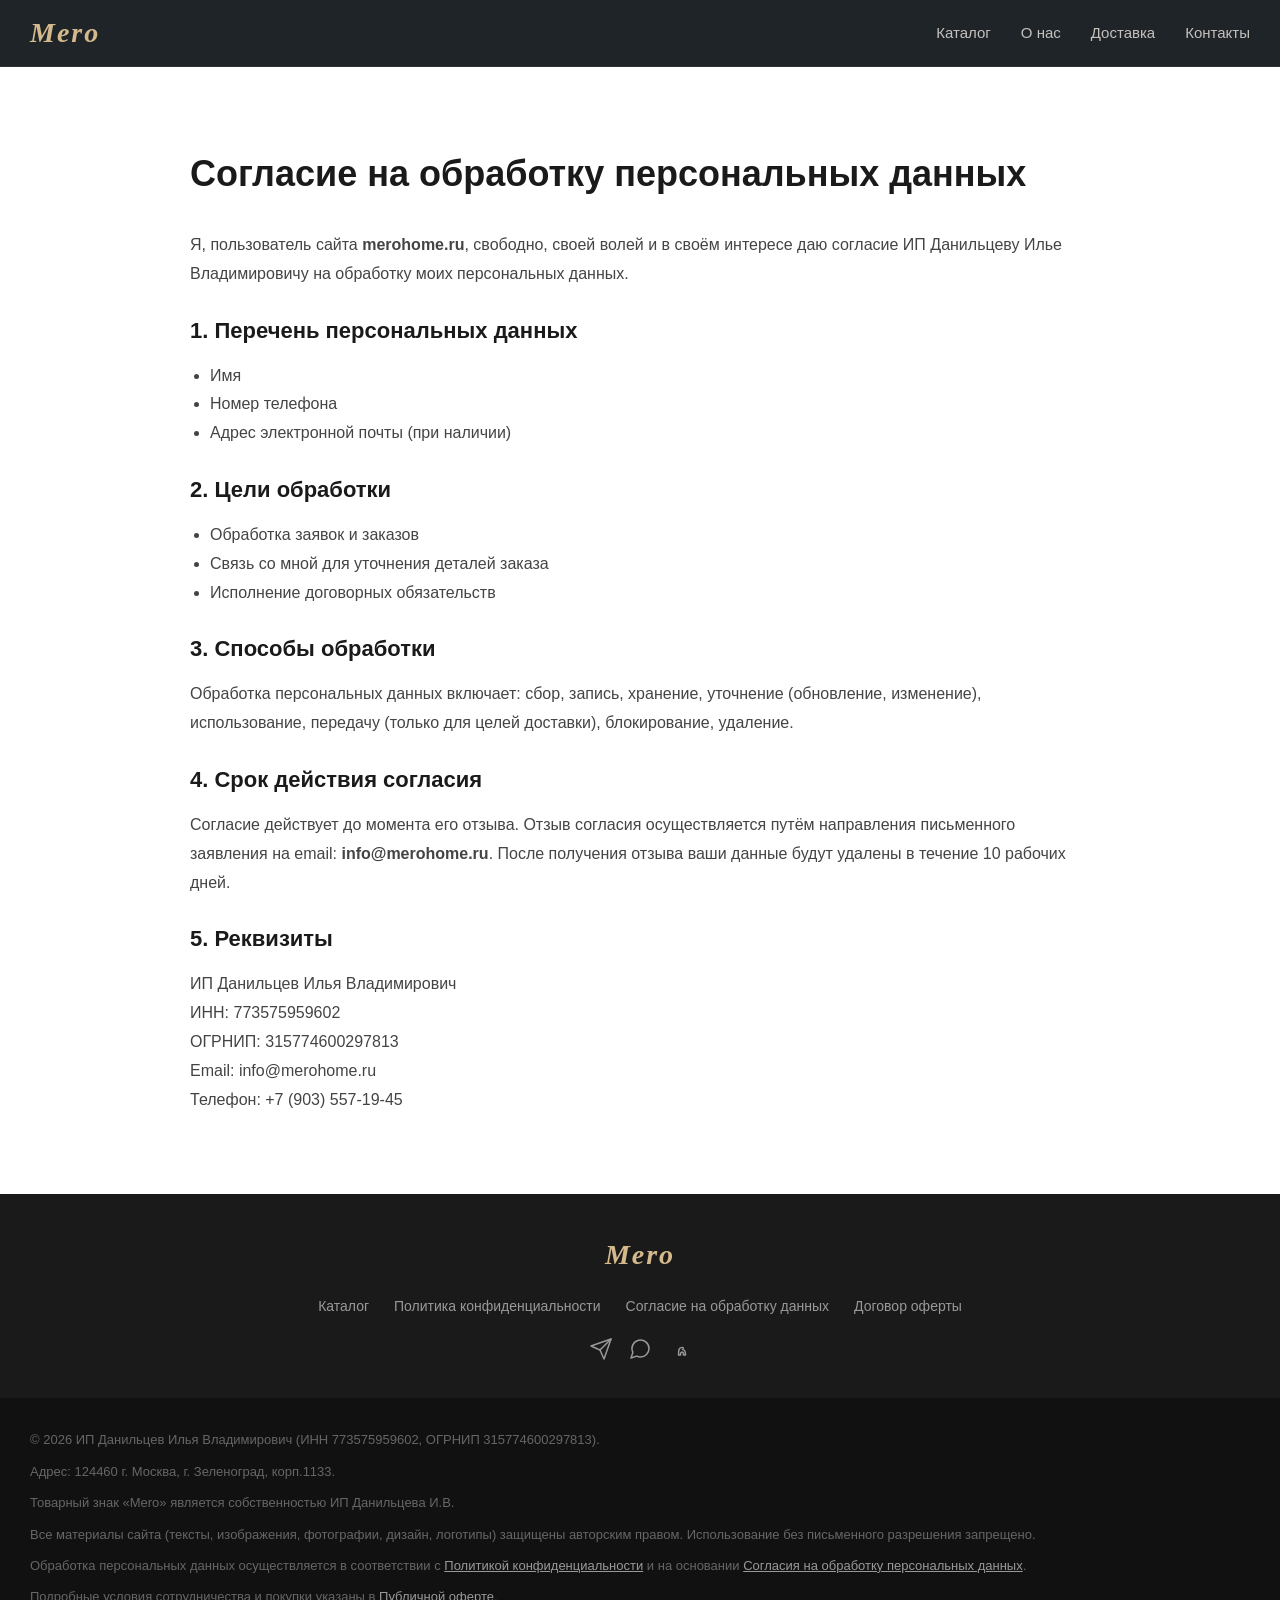
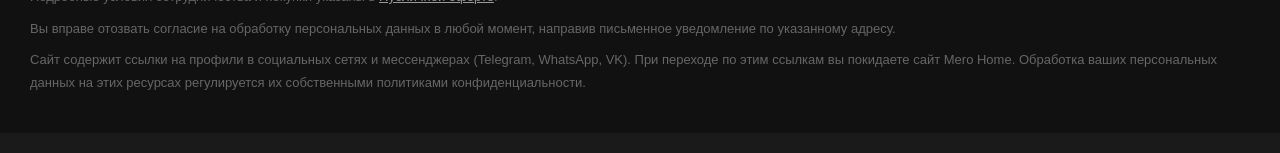
<file: consent.html>
<!DOCTYPE html>
<html lang="ru">
<head>
    <meta charset="UTF-8">
    <meta name="viewport" content="width=device-width, initial-scale=1.0">
    <title>Согласие на обработку персональных данных — Mero Home</title>
    <link rel="stylesheet" href="style.css">
</head>
<body>

    <header class="header" id="header">
        <div class="container header__inner">
            <a href="index.html" class="logo">Mero</a>
            <nav class="nav">
                <a href="index.html#catalog">Каталог</a>
                <a href="index.html#about">О нас</a>
                <a href="index.html#delivery">Доставка</a>
                <a href="index.html#contacts">Контакты</a>
            </nav>
        </div>
    </header>

    <section style="padding: 80px 0; max-width: 900px; margin: 0 auto;">
        <h1 style="font-size: 36px; margin-bottom: 30px;">Согласие на обработку персональных данных</h1>
        
        <p style="font-size: 16px; line-height: 1.8; color: #444;">
            Я, пользователь сайта <strong>merohome.ru</strong>, свободно, своей волей и в своём интересе даю согласие 
            ИП Данильцеву Илье Владимировичу на обработку моих персональных данных.
        </p>
        
        <h2 style="font-size: 22px; margin: 25px 0 15px;">1. Перечень персональных данных</h2>
        <ul style="font-size: 16px; line-height: 1.8; color: #444; padding-left: 20px;">
            <li>Имя</li>
            <li>Номер телефона</li>
            <li>Адрес электронной почты (при наличии)</li>
        </ul>
        
        <h2 style="font-size: 22px; margin: 25px 0 15px;">2. Цели обработки</h2>
        <ul style="font-size: 16px; line-height: 1.8; color: #444; padding-left: 20px;">
            <li>Обработка заявок и заказов</li>
            <li>Связь со мной для уточнения деталей заказа</li>
            <li>Исполнение договорных обязательств</li>
        </ul>
        
        <h2 style="font-size: 22px; margin: 25px 0 15px;">3. Способы обработки</h2>
        <p style="font-size: 16px; line-height: 1.8; color: #444;">
            Обработка персональных данных включает: сбор, запись, хранение, уточнение (обновление, изменение), 
            использование, передачу (только для целей доставки), блокирование, удаление.
        </p>
        
        <h2 style="font-size: 22px; margin: 25px 0 15px;">4. Срок действия согласия</h2>
        <p style="font-size: 16px; line-height: 1.8; color: #444;">
            Согласие действует до момента его отзыва. Отзыв согласия осуществляется путём направления письменного 
            заявления на email: <strong>info@merohome.ru</strong>. После получения отзыва ваши данные будут удалены 
            в течение 10 рабочих дней.
        </p>
        
        <h2 style="font-size: 22px; margin: 25px 0 15px;">5. Реквизиты</h2>
        <p style="font-size: 16px; line-height: 1.8; color: #444;">
            ИП Данильцев Илья Владимирович<br>
            ИНН: 773575959602<br>
            ОГРНИП: 315774600297813<br>
            Email: info@merohome.ru<br>
            Телефон: +7 (903) 557-19-45
        </p>
    </section>

        <footer class="footer">
        <div class="container footer__inner">
            <a href="index.html" class="logo">Mero</a>
            <div class="footer__links">
                <a href="index.html#catalog">Каталог</a>
                <a href="privacy.html">Политика конфиденциальности</a>
                <a href="consent.html">Согласие на обработку данных</a>
                <a href="offer.html">Договор оферты</a>
            </div>
            <div class="footer__social">
                <a href="#" aria-label="Telegram">
                    <svg width="24" height="24" viewBox="0 0 24 24" fill="none" stroke="#999" stroke-width="1.5" stroke-linecap="round" stroke-linejoin="round">
                        <path d="M22 2L11 13"/><path d="M22 2l-7 20-4-9-9-4 20-7z"/>
                    </svg>
                </a>
                <a href="#" aria-label="WhatsApp">
                    <svg width="24" height="24" viewBox="0 0 24 24" fill="none" stroke="#999" stroke-width="1.5" stroke-linecap="round" stroke-linejoin="round">
                        <path d="M21 11.5a8.5 8.5 0 0 1-8.5 8.5 8.5 8.5 0 0 1-3.8-.9L3 21l1.9-5.7a8.5 8.5 0 1 1 16.1-3.8z"/>
                    </svg>
                </a>
                <a href="#" aria-label="VK">
                    <svg width="24" height="24" viewBox="0 0 24 24" fill="none" stroke="#999" stroke-width="1.5" stroke-linecap="round" stroke-linejoin="round">
                        <path d="M15.5 12.5c1 0 2 .5 2.5 2 .5 1.5.5 3 .5 3.5h-2c0-1 0-2-.5-2.5s-1.5-.5-2 0c-.5.5-.5 1.5-.5 2.5h-2c0-2 0-4 .5-5.5s1.5-2 3-2c1 0 1.5.5 1.5.5"/>
                    </svg>
                </a>
            </div>
        </div>
        <div class="footer__legal">
            <div class="container">
                <p>© 2026 ИП Данильцев Илья Владимирович (ИНН 773575959602, ОГРНИП 315774600297813).</p>
                <p>Адрес: 124460 г. Москва, г. Зеленоград, корп.1133.</p>
                <p>Товарный знак «Mero» является собственностью ИП Данильцева И.В.</p>
                <p>Все материалы сайта (тексты, изображения, фотографии, дизайн, логотипы) защищены авторским правом. Использование без письменного разрешения запрещено.</p>
                <p>Обработка персональных данных осуществляется в соответствии с <a href="privacy.html">Политикой конфиденциальности</a> и на основании <a href="consent.html">Согласия на обработку персональных данных</a>.</p>
                <p>Подробные условия сотрудничества и покупки указаны в <a href="offer.html">Публичной оферте</a>.</p>
                <p>Вы вправе отозвать согласие на обработку персональных данных в любой момент, направив письменное уведомление по указанному адресу.</p>
                <p>Сайт содержит ссылки на профили в социальных сетях и мессенджерах (Telegram, WhatsApp, VK). При переходе по этим ссылкам вы покидаете сайт Mero Home. Обработка ваших персональных данных на этих ресурсах регулируется их собственными политиками конфиденциальности.</p>
            </div>
        </div>
    </footer>

</body>
</html>
</file>
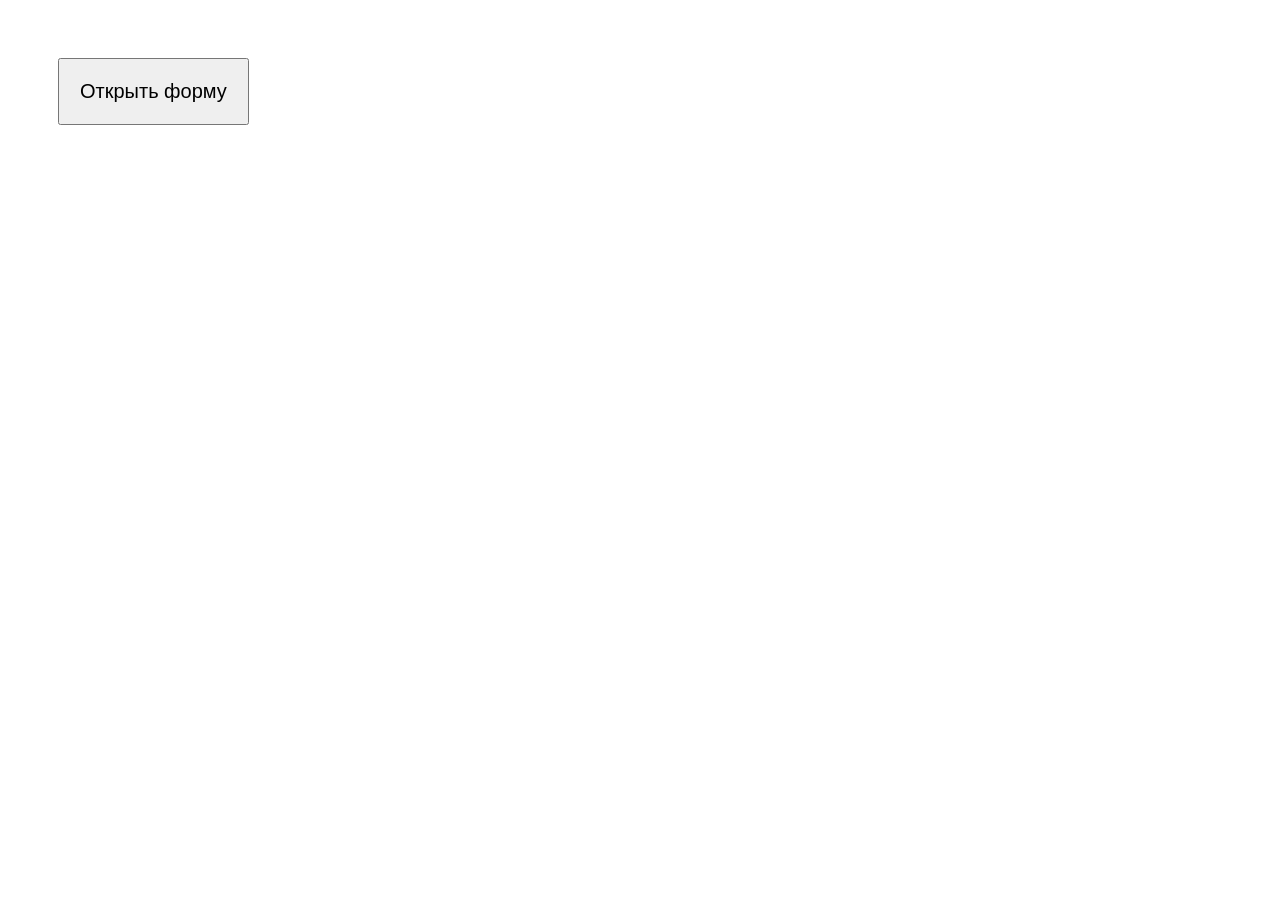
<file: final.html>
<!DOCTYPE html>
<html lang="ru">
<head>
    <meta charset="UTF-8">
    <title>Mero — Тест маски</title>
    <style>
        .modal-overlay { display:none; position:fixed; top:0; left:0; width:100%; height:100%; background:rgba(0,0,0,0.6); z-index:999; justify-content:center; align-items:center; }
        .modal-overlay.open { display:flex; }
        .modal-box { background:#fff; padding:30px; border-radius:10px; width:350px; }
        .modal-box input { width:100%; padding:12px; font-size:18px; border:1px solid #ddd; border-radius:6px; }
        .modal-box button { width:100%; padding:14px; background:#b1a296; color:#fff; border:none; border-radius:6px; font-size:18px; cursor:pointer; margin-top:10px; }
    </style>
</head>
<body>

    <button onclick="openModal()" style="padding:20px;font-size:20px;margin:50px;">Открыть форму</button>

    <div class="modal-overlay" id="m">
        <div class="modal-box">
            <h3>Оставить заявку</h3>
            <input type="tel" id="phone" placeholder="+7 (___) ___-__-__">
            <button onclick="document.getElementById('m').classList.remove('open')">Отправить</button>
        </div>
    </div>

               <script>
        function openModal() {
            document.getElementById('m').classList.add('open');
            var p = document.getElementById('phone');
            p.value = '+7 (___) ___-__-__';
            p.style.color = '#9ca3af';
            setTimeout(() => { p.focus(); p.setSelectionRange(4,4); }, 100);
        }

        document.getElementById('m').addEventListener('click', function(e) {
            if (e.target === this) this.classList.remove('open');
        });

        document.addEventListener('keydown', function(e) {
            if (e.key === 'Escape') document.getElementById('m').classList.remove('open');
        });

        (function() {
            var p = document.getElementById('phone');
            var placeholder = '+7 (___) ___-__-__';

            p.addEventListener('input', function() {
                var raw = this.value.replace(/\D/g, '');
                if (!raw) { this.value = placeholder; this.style.color = '#9ca3af'; return; }
                
                if (raw.startsWith('78') || raw.startsWith('8')) {
                    raw = raw.startsWith('78') ? raw.substring(2) : raw.substring(1);
                    if (raw.length > 10) raw = raw.slice(0,10);
                    var o = '8';
                    if (raw.length) o += ' (' + raw.slice(0,3);
                    if (raw.length >= 3) o += ') ' + raw.slice(3,6);
                    if (raw.length >= 6) o += '-' + raw.slice(6,8);
                    if (raw.length >= 8) o += '-' + raw.slice(8,10);
                    this.value = o; this.style.color = '#374151';
                    var pos = this.value.indexOf('_');
                    if (pos === -1) pos = this.value.length;
                    this.setSelectionRange(pos, pos);
                    return;
                }
                
                if (raw.startsWith('7')) raw = raw.slice(1);
                if (raw.length > 10) raw = raw.slice(0,10);
                var o = '+7';
                if (raw.length) o += ' (' + raw.slice(0,3);
                if (raw.length >= 3) o += ') ' + raw.slice(3,6);
                if (raw.length >= 6) o += '-' + raw.slice(6,8);
                if (raw.length >= 8) o += '-' + raw.slice(8,10);
                if (raw.length < 10) {
                    var m = '+7 (___) ___-__-__';
                    for (var i = o.length; i < m.length; i++) o += m[i];
                }
                this.value = o; this.style.color = '#374151';
                var pos = this.value.indexOf('_');
                if (pos === -1) pos = this.value.length;
                this.setSelectionRange(pos, pos);
            });

            p.addEventListener('keydown', function(e) {
                if (e.key === 'Backspace') {
                    var raw = this.value.replace(/\D/g, '');
                    if (raw.length <= 1) {
                        e.preventDefault();
                        this.value = placeholder;
                        this.style.color = '#9ca3af';
                        return;
                    }
                    raw = raw.slice(0, -1);
                    var event = new Event('input', { bubbles: true });
                    this.value = raw;
                    this.dispatchEvent(event);
                    e.preventDefault();
                }
            });

            p.addEventListener('blur', function() {
                if (this.value.replace(/\D/g,'').length < 2) { this.value = placeholder; this.style.color = '#9ca3af'; }
            });
        })();
    </script>

</body>
</html>
</file>
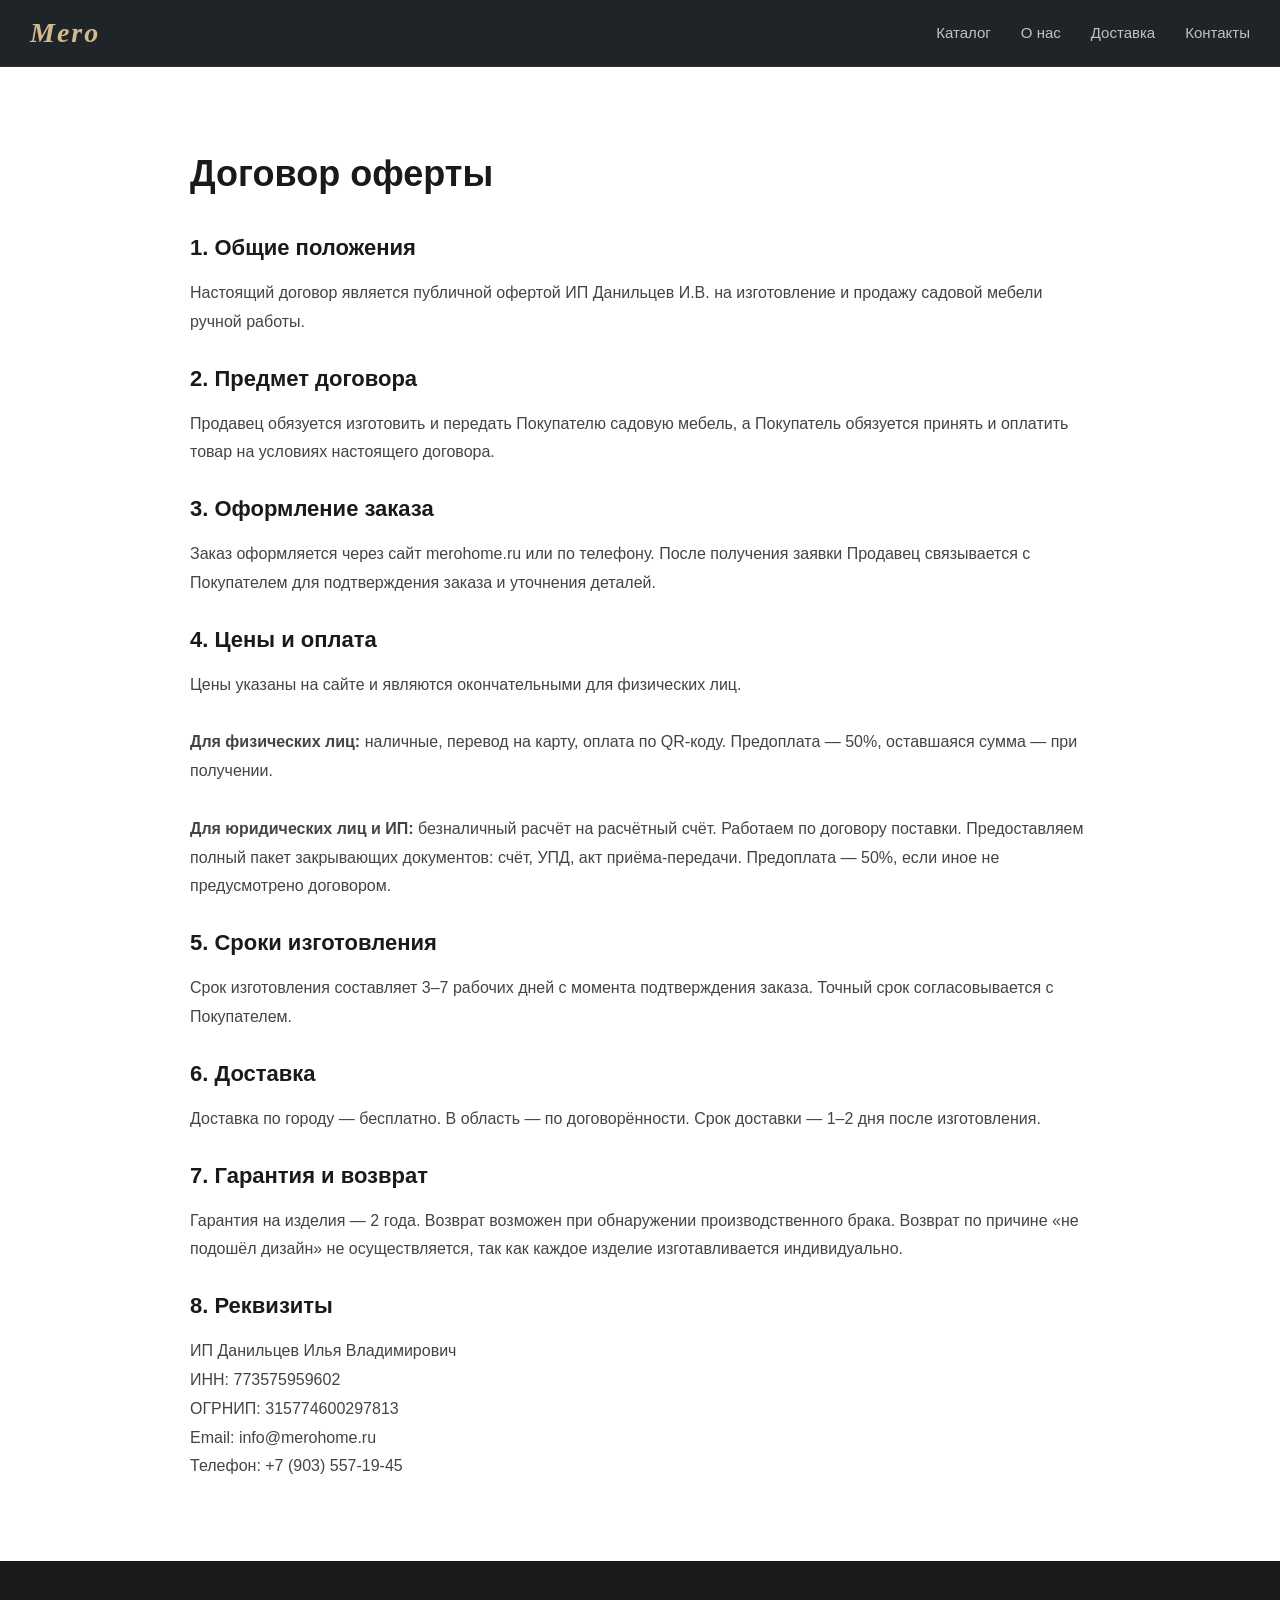
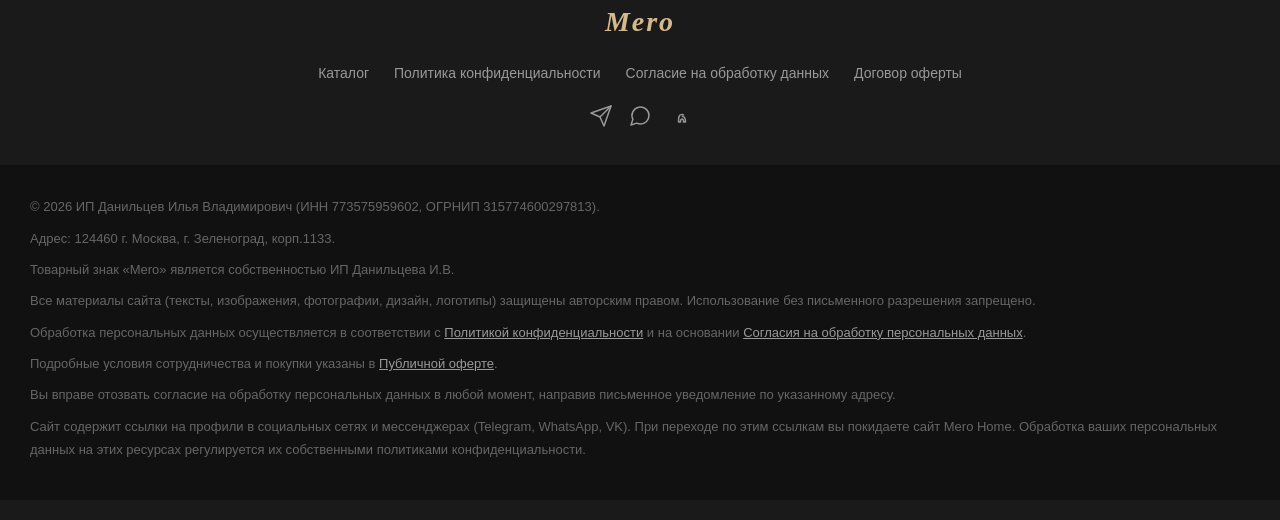
<file: offer.html>
<!DOCTYPE html>
<html lang="ru">
<head>
    <meta charset="UTF-8">
    <meta name="viewport" content="width=device-width, initial-scale=1.0">
    <title>Договор оферты — Mero Home</title>
    <link rel="stylesheet" href="style.css">
</head>
<body>

    <header class="header" id="header">
        <div class="container header__inner">
            <a href="index.html" class="logo">Mero</a>
            <nav class="nav">
                <a href="index.html#catalog">Каталог</a>
                <a href="index.html#about">О нас</a>
                <a href="index.html#delivery">Доставка</a>
                <a href="index.html#contacts">Контакты</a>
            </nav>
        </div>
    </header>

    <section style="padding: 80px 0; max-width: 900px; margin: 0 auto;">
        <h1 style="font-size: 36px; margin-bottom: 30px;">Договор оферты</h1>
        
        <h2 style="font-size: 22px; margin: 25px 0 15px;">1. Общие положения</h2>
        <p style="font-size: 16px; line-height: 1.8; color: #444;">Настоящий договор является публичной офертой ИП Данильцев И.В. на изготовление и продажу садовой мебели ручной работы.</p>
        
        <h2 style="font-size: 22px; margin: 25px 0 15px;">2. Предмет договора</h2>
        <p style="font-size: 16px; line-height: 1.8; color: #444;">Продавец обязуется изготовить и передать Покупателю садовую мебель, а Покупатель обязуется принять и оплатить товар на условиях настоящего договора.</p>
        
        <h2 style="font-size: 22px; margin: 25px 0 15px;">3. Оформление заказа</h2>
        <p style="font-size: 16px; line-height: 1.8; color: #444;">Заказ оформляется через сайт merohome.ru или по телефону. После получения заявки Продавец связывается с Покупателем для подтверждения заказа и уточнения деталей.</p>
        
        <h2 style="font-size: 22px; margin: 25px 0 15px;">4. Цены и оплата</h2>
        <p style="font-size: 16px; line-height: 1.8; color: #444;">
            Цены указаны на сайте и являются окончательными для физических лиц.<br><br>
            <strong>Для физических лиц:</strong> наличные, перевод на карту, оплата по QR-коду. Предоплата — 50%, оставшаяся сумма — при получении.<br><br>
            <strong>Для юридических лиц и ИП:</strong> безналичный расчёт на расчётный счёт. Работаем по договору поставки. Предоставляем полный пакет закрывающих документов: счёт, УПД, акт приёма-передачи. Предоплата — 50%, если иное не предусмотрено договором.
        </p>

        <h2 style="font-size: 22px; margin: 25px 0 15px;">5. Сроки изготовления</h2>
        <p style="font-size: 16px; line-height: 1.8; color: #444;">Срок изготовления составляет 3–7 рабочих дней с момента подтверждения заказа. Точный срок согласовывается с Покупателем.</p>
        
        <h2 style="font-size: 22px; margin: 25px 0 15px;">6. Доставка</h2>
        <p style="font-size: 16px; line-height: 1.8; color: #444;">Доставка по городу — бесплатно. В область — по договорённости. Срок доставки — 1–2 дня после изготовления.</p>
        
        <h2 style="font-size: 22px; margin: 25px 0 15px;">7. Гарантия и возврат</h2>
        <p style="font-size: 16px; line-height: 1.8; color: #444;">Гарантия на изделия — 2 года. Возврат возможен при обнаружении производственного брака. Возврат по причине «не подошёл дизайн» не осуществляется, так как каждое изделие изготавливается индивидуально.</p>
        
        <h2 style="font-size: 22px; margin: 25px 0 15px;">8. Реквизиты</h2>
        <p style="font-size: 16px; line-height: 1.8; color: #444;">
            ИП Данильцев Илья Владимирович<br>
            ИНН: 773575959602<br>
            ОГРНИП: 315774600297813<br>
            Email: info@merohome.ru<br>
            Телефон: +7 (903) 557-19-45
        </p>
    </section>

        <footer class="footer">
        <div class="container footer__inner">
            <a href="index.html" class="logo">Mero</a>
            <div class="footer__links">
                <a href="index.html#catalog">Каталог</a>
                <a href="privacy.html">Политика конфиденциальности</a>
                <a href="consent.html">Согласие на обработку данных</a>
                <a href="offer.html">Договор оферты</a>
            </div>
            <div class="footer__social">
                <a href="#" aria-label="Telegram">
                    <svg width="24" height="24" viewBox="0 0 24 24" fill="none" stroke="#999" stroke-width="1.5" stroke-linecap="round" stroke-linejoin="round">
                        <path d="M22 2L11 13"/><path d="M22 2l-7 20-4-9-9-4 20-7z"/>
                    </svg>
                </a>
                <a href="#" aria-label="WhatsApp">
                    <svg width="24" height="24" viewBox="0 0 24 24" fill="none" stroke="#999" stroke-width="1.5" stroke-linecap="round" stroke-linejoin="round">
                        <path d="M21 11.5a8.5 8.5 0 0 1-8.5 8.5 8.5 8.5 0 0 1-3.8-.9L3 21l1.9-5.7a8.5 8.5 0 1 1 16.1-3.8z"/>
                    </svg>
                </a>
                <a href="#" aria-label="VK">
                    <svg width="24" height="24" viewBox="0 0 24 24" fill="none" stroke="#999" stroke-width="1.5" stroke-linecap="round" stroke-linejoin="round">
                        <path d="M15.5 12.5c1 0 2 .5 2.5 2 .5 1.5.5 3 .5 3.5h-2c0-1 0-2-.5-2.5s-1.5-.5-2 0c-.5.5-.5 1.5-.5 2.5h-2c0-2 0-4 .5-5.5s1.5-2 3-2c1 0 1.5.5 1.5.5"/>
                    </svg>
                </a>
            </div>
        </div>
        <div class="footer__legal">
            <div class="container">
                <p>© 2026 ИП Данильцев Илья Владимирович (ИНН 773575959602, ОГРНИП 315774600297813).</p>
                <p>Адрес: 124460 г. Москва, г. Зеленоград, корп.1133.</p>
                <p>Товарный знак «Mero» является собственностью ИП Данильцева И.В.</p>
                <p>Все материалы сайта (тексты, изображения, фотографии, дизайн, логотипы) защищены авторским правом. Использование без письменного разрешения запрещено.</p>
                <p>Обработка персональных данных осуществляется в соответствии с <a href="privacy.html">Политикой конфиденциальности</a> и на основании <a href="consent.html">Согласия на обработку персональных данных</a>.</p>
                <p>Подробные условия сотрудничества и покупки указаны в <a href="offer.html">Публичной оферте</a>.</p>
                <p>Вы вправе отозвать согласие на обработку персональных данных в любой момент, направив письменное уведомление по указанному адресу.</p>
                <p>Сайт содержит ссылки на профили в социальных сетях и мессенджерах (Telegram, WhatsApp, VK). При переходе по этим ссылкам вы покидаете сайт Mero Home. Обработка ваших персональных данных на этих ресурсах регулируется их собственными политиками конфиденциальности.</p>
            </div>
        </div>
    </footer>
</body>
</html>
</file>
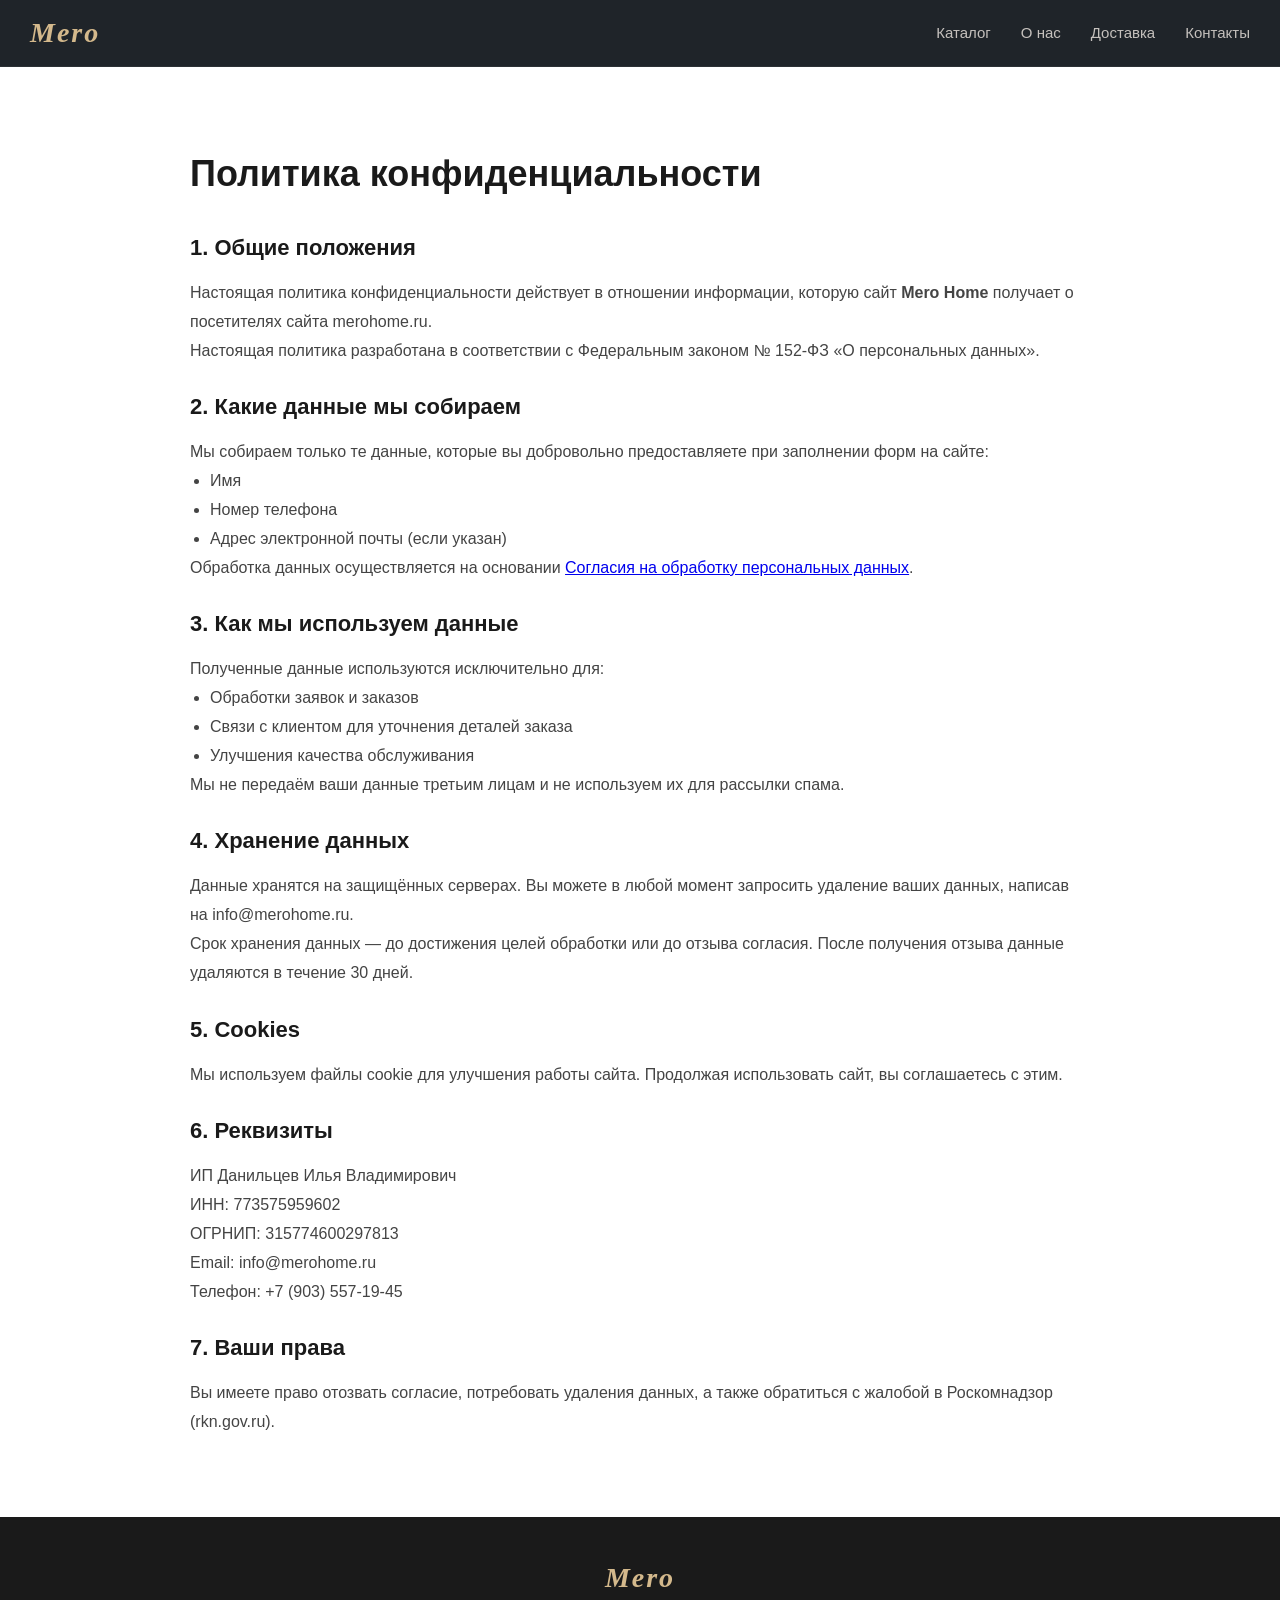
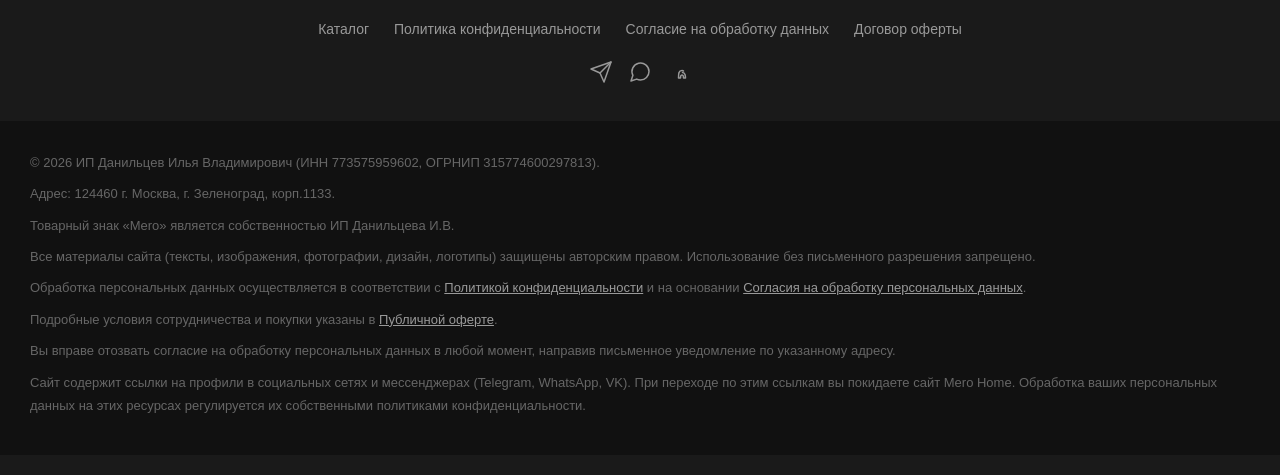
<file: privacy.html>
<!DOCTYPE html>
<html lang="ru">
<head>
    <meta charset="UTF-8">
    <meta name="viewport" content="width=device-width, initial-scale=1.0">
    <title>Политика конфиденциальности — Mero Home</title>
    <link rel="stylesheet" href="style.css">
</head>
<body>

    <header class="header" id="header">
        <div class="container header__inner">
            <a href="index.html" class="logo">Mero</a>
            <nav class="nav">
                <a href="index.html#catalog">Каталог</a>
                <a href="index.html#about">О нас</a>
                <a href="index.html#delivery">Доставка</a>
                <a href="index.html#contacts">Контакты</a>
            </nav>
        </div>
    </header>

    <section style="padding: 80px 0; max-width: 900px; margin: 0 auto;">
        <h1 style="font-size: 36px; margin-bottom: 30px;">Политика конфиденциальности</h1>
        
        <h2 style="font-size: 22px; margin: 25px 0 15px;">1. Общие положения</h2>
        <p style="font-size: 16px; line-height: 1.8; color: #444;">Настоящая политика конфиденциальности действует в отношении информации, которую сайт <strong>Mero Home</strong> получает о посетителях сайта merohome.ru.</p>
        <p style="font-size: 16px; line-height: 1.8; color: #444;">Настоящая политика разработана в соответствии с Федеральным законом № 152-ФЗ «О персональных данных».</p>
        
        <h2 style="font-size: 22px; margin: 25px 0 15px;">2. Какие данные мы собираем</h2>
        <p style="font-size: 16px; line-height: 1.8; color: #444;">Мы собираем только те данные, которые вы добровольно предоставляете при заполнении форм на сайте:</p>
        <ul style="font-size: 16px; line-height: 1.8; color: #444; padding-left: 20px;">
            <li>Имя</li>
            <li>Номер телефона</li>
            <li>Адрес электронной почты (если указан)</li>
        </ul>
        <p style="font-size: 16px; line-height: 1.8; color: #444;">Обработка данных осуществляется на основании <a href="consent.html">Согласия на обработку персональных данных</a>.</p>
        
        <h2 style="font-size: 22px; margin: 25px 0 15px;">3. Как мы используем данные</h2>
        <p style="font-size: 16px; line-height: 1.8; color: #444;">Полученные данные используются исключительно для:</p>
        <ul style="font-size: 16px; line-height: 1.8; color: #444; padding-left: 20px;">
            <li>Обработки заявок и заказов</li>
            <li>Связи с клиентом для уточнения деталей заказа</li>
            <li>Улучшения качества обслуживания</li>
        </ul>
        <p style="font-size: 16px; line-height: 1.8; color: #444;">Мы не передаём ваши данные третьим лицам и не используем их для рассылки спама.</p>
        
        <h2 style="font-size: 22px; margin: 25px 0 15px;">4. Хранение данных</h2>
        <p style="font-size: 16px; line-height: 1.8; color: #444;">Данные хранятся на защищённых серверах. Вы можете в любой момент запросить удаление ваших данных, написав на info@merohome.ru.</p>
        <p style="font-size: 16px; line-height: 1.8; color: #444;">Срок хранения данных — до достижения целей обработки или до отзыва согласия. После получения отзыва данные удаляются в течение 30 дней.</p>
        
        
        <h2 style="font-size: 22px; margin: 25px 0 15px;">5. Cookies</h2>
        <p style="font-size: 16px; line-height: 1.8; color: #444;">Мы используем файлы cookie для улучшения работы сайта. Продолжая использовать сайт, вы соглашаетесь с этим.</p>
        
        <h2 style="font-size: 22px; margin: 25px 0 15px;">6. Реквизиты</h2>
        <p style="font-size: 16px; line-height: 1.8; color: #444;">
            ИП Данильцев Илья Владимирович<br>
            ИНН: 773575959602<br>
            ОГРНИП: 315774600297813<br>
            Email: info@merohome.ru<br>
            Телефон: +7 (903) 557-19-45
        </p>
        <h2 style="font-size: 22px; margin: 25px 0 15px;">7. Ваши права</h2>
        <p style="font-size: 16px; line-height: 1.8; color: #444;">
             Вы имеете право отозвать согласие, потребовать удаления данных, 
            а также обратиться с жалобой в Роскомнадзор (rkn.gov.ru).
        </p>
    </section>

        <footer class="footer">
        <div class="container footer__inner">
            <a href="index.html" class="logo">Mero</a>
            <div class="footer__links">
                <a href="index.html#catalog">Каталог</a>
                <a href="privacy.html">Политика конфиденциальности</a>
                <a href="consent.html">Согласие на обработку данных</a>
                <a href="offer.html">Договор оферты</a>
            </div>
            <div class="footer__social">
                <a href="#" aria-label="Telegram">
                    <svg width="24" height="24" viewBox="0 0 24 24" fill="none" stroke="#999" stroke-width="1.5" stroke-linecap="round" stroke-linejoin="round">
                        <path d="M22 2L11 13"/><path d="M22 2l-7 20-4-9-9-4 20-7z"/>
                    </svg>
                </a>
                <a href="#" aria-label="WhatsApp">
                    <svg width="24" height="24" viewBox="0 0 24 24" fill="none" stroke="#999" stroke-width="1.5" stroke-linecap="round" stroke-linejoin="round">
                        <path d="M21 11.5a8.5 8.5 0 0 1-8.5 8.5 8.5 8.5 0 0 1-3.8-.9L3 21l1.9-5.7a8.5 8.5 0 1 1 16.1-3.8z"/>
                    </svg>
                </a>
                <a href="#" aria-label="VK">
                    <svg width="24" height="24" viewBox="0 0 24 24" fill="none" stroke="#999" stroke-width="1.5" stroke-linecap="round" stroke-linejoin="round">
                        <path d="M15.5 12.5c1 0 2 .5 2.5 2 .5 1.5.5 3 .5 3.5h-2c0-1 0-2-.5-2.5s-1.5-.5-2 0c-.5.5-.5 1.5-.5 2.5h-2c0-2 0-4 .5-5.5s1.5-2 3-2c1 0 1.5.5 1.5.5"/>
                    </svg>
                </a>
            </div>
        </div>
        <div class="footer__legal">
            <div class="container">
                <p>© 2026 ИП Данильцев Илья Владимирович (ИНН 773575959602, ОГРНИП 315774600297813).</p>
                <p>Адрес: 124460 г. Москва, г. Зеленоград, корп.1133.</p>
                <p>Товарный знак «Mero» является собственностью ИП Данильцева И.В.</p>
                <p>Все материалы сайта (тексты, изображения, фотографии, дизайн, логотипы) защищены авторским правом. Использование без письменного разрешения запрещено.</p>
                <p>Обработка персональных данных осуществляется в соответствии с <a href="privacy.html">Политикой конфиденциальности</a> и на основании <a href="consent.html">Согласия на обработку персональных данных</a>.</p>
                <p>Подробные условия сотрудничества и покупки указаны в <a href="offer.html">Публичной оферте</a>.</p>
                <p>Вы вправе отозвать согласие на обработку персональных данных в любой момент, направив письменное уведомление по указанному адресу.</p>
                <p>Сайт содержит ссылки на профили в социальных сетях и мессенджерах (Telegram, WhatsApp, VK). При переходе по этим ссылкам вы покидаете сайт Mero Home. Обработка ваших персональных данных на этих ресурсах регулируется их собственными политиками конфиденциальности.</p>
            </div>
        </div>
    </footer>
</body>
</html>
</file>
<file: style.css>
/* ============================================================
   MERO — Садовая мебель ручной работы
   ============================================================ */

@font-face {
    font-family: 'TT Commons';
    src: local('TT Commons DemiBold');
    font-weight: 600;
}

:root {
    --bg: #ffffff;
    --text: #1a1a1a;
    --text-light: #666666;
    --accent: #2e3d50;
    --accent-hover: #1a202c;
    --gold: #c9a96e;
    --border: #e8e8e8;
    --radius: 8px;
    --shadow: 0 2px 20px rgba(0,0,0,0.06);
}

*, *::before, *::after { margin: 0; padding: 0; box-sizing: border-box; }
html { scroll-behavior: smooth; }
body { font-family: -apple-system, BlinkMacSystemFont, 'Segoe UI', Roboto, 'Helvetica Neue', Arial, sans-serif; color: var(--text); background: var(--bg); line-height: 1.5; }
.container { max-width: 1300px; margin: 0 auto; padding: 0 30px; }
.section-title { font-size: 36px; text-align: center; margin-bottom: 50px; }

.progress-bar {
    position: fixed;
    top: 0;
    left: 0;
    height: 3px;
    background: #c08552;
    z-index: 1000;
    width: 0%;
    transition: width 0.2s;
}
/* Кнопки */
.btn { display: inline-block; padding: 14px 36px; font-family: 'TT Commons', 'Segoe UI', sans-serif; font-size: 15px; font-weight: 600; border: none; border-radius: var(--radius); cursor: pointer; text-decoration: none; text-align: center; transition: 0.3s; }
.btn--primary {
    background: var(--gold);
    color: #fff;
    position: relative;
    overflow: hidden;
}
.btn--primary::before {
    content: '';
    position: absolute;
    top: 0;
    left: -100%;
    width: 100%;
    height: 100%;
    background: linear-gradient(90deg, transparent, rgba(255,255,255,0.3), transparent);
    transition: left 0.5s;
}
.btn--primary:hover::before {
    left: 100%;
}
.btn--primary:hover { background: var(--accent-hover); }
.btn--small { padding: 10px 24px; font-size: 14px; background: #c08552;
    color: #ffffff;
    border: none;}
.btn--small:hover {
    background: #9a8c80;
}
.btn--full { width: 100%; }

/* Шапка */
.header {
    position: sticky;
    top: 0;
    z-index: 100;
    background: rgba(20, 25, 30, 0.95);
    backdrop-filter: blur(20px);
    -webkit-backdrop-filter: blur(20px);
    border-bottom: 1px solid rgba(255, 255, 255, 0.06);
    padding: 12px 0;
}
.header__inner { display: flex; align-items: center; justify-content: space-between; }
.logo {
    font-family: 'TT Commons', 'Georgia', serif;
    font-size: 28px;
    font-weight: 700;
    font-style: italic;
    color: #d4b98c;
    text-decoration: none;
    letter-spacing: 2px;
    display: flex;
    align-items: center;
}
.logo--footer {
    color: #d4b98c;
}
.nav { display: flex; gap: 30px; }
.nav a { color: #c5c1bd; text-decoration: none; font-size: 15px; transition: 0.3s; }
.nav a:hover { color: #c08552; }

.header__search-box {
    position: absolute;
    top: 100%;
    right: 0;
    background: #1a202c;
    padding: 12px 20px;
    display: flex;
    gap: 10px;
    align-items: center;
    border-radius: 0 0 10px 10px;
    z-index: 101;
}
.header__search-box input {
    padding: 8px 14px;
    border: 1px solid #444;
    border-radius: 6px;
    background: #2e3d50;
    color: #fff;
    font-size: 15px;
    width: 250px;
}
.header__search-box input::placeholder { color: #888; }
.header__search-box input:focus { outline: none; border-color: #c08552; }
#searchClose { background: none; border: none; color: #888; font-size: 18px; cursor: pointer; }
#searchClose:hover { color: #fff; }

/* Подсветка найденного */
.card.highlight { border: 2px solid #c08552; }

/* Поиск */
.header__search-btn { background: none; border: none; cursor: pointer; display: flex; align-items: center; padding: 0; }
.header__search-btn:hover svg { stroke: #c08552; }

.search-overlay { display: none; position: fixed; top: 0; left: 0; width: 100%; height: 100%; background: rgba(0,0,0,0.5); z-index: 600; justify-content: center; padding-top: 80px; }
.search-overlay--open { display: flex; }
.search-modal { background: #fff; border-radius: 16px; padding: 30px; width: 90%; max-width: 600px; height: fit-content; position: relative; }
.search-modal__close { position: absolute; top: 15px; right: 15px; background: none; border: none; cursor: pointer; }
.search-modal__input { display: flex; align-items: center; gap: 12px; border-bottom: 1px solid #e0e0e0; padding-bottom: 15px; }
.search-modal__input input { flex: 1; border: none; background: none; font-size: 18px; outline: none; }
.search-modal__input input::placeholder { color: #999; }
.search-modal__hint { color: #999; font-size: 15px; margin-top: 20px; text-align: center; }
.search-modal__example { color: #bbb; font-size: 14px; text-align: center; margin-top: 8px; }
/* ============================================================
   ГЛАВНЫЙ ЭКРАН
   ============================================================ */
.hero {
    position: relative;
    background: url('kreslo3.jpg') center/cover no-repeat;
    background-position: center -10%;
    padding: 30px 0 0;
    overflow: hidden;
    min-height: 90vh;
}

.hero::after {
    display: none;
}

.hero::before {
    display: block;
    content: '';
    position: absolute;
    top: 0;
    left: 0;
    width: 100%;
    height: 100%;
    background: rgba(0, 0, 0, 0.12);
    z-index: 1
}

.hero__inner {
    position: relative;
    z-index: 2;
    display: flex;
    align-items: flex-start;
}
.hero__left {
    padding-left: 0;
    padding-top: 10;
    max-width: 800px;
}
.hero__slogan {
    color: #c08552;
    font-family: 'TT Commons DemiBold', 'Segoe UI', Arial, sans-serif;
    font-size: 16px;
    font-weight: 700;
    letter-spacing: 6px;
    text-transform: uppercase;
    color: #c08552;
    margin-bottom: 5px;
    }

.hero__title {
    font-size: 36px;
    font-family: 'Georgia', 'Times New Roman', serif;
    font-weight: 400;
    line-height: 1.25;
    margin-bottom: 18px;
    color: #1a1a1a;
    text-shadow: 0 1px 2px rgba(255,255,255,0.6);
    letter-spacing: 1px;
}

.hero__title--accent {
    font-weight: 700;  
    font-size: 46px;
    color: #c08552;
    font-style: italic;
}

.hero__subtitle {
    font-size: 20px;
    color: #3a3a3a;
    background: none;
    padding: 0;
    border-radius: 0;
    text-shadow: 0 1px 2px rgba(255,255,255,0.5);
    backdrop-filter: none;
    -webkit-backdrop-filter: none;
    margin-bottom: 8px;
}

.btn--hero-secondary {
    background: #c08552;
    color: #fff;
    padding: 14px 32px;
    font-size: 18px;
    font-weight: 600;
    border-radius: 10px;
    text-decoration: none;
    white-space: nowrap;
    border: none;
    transition: 0.3s;
    font-family: 'TT Commons DemiBold', 'Segoe UI', sans-serif;
}

.btn--hero-secondary:hover {
    background: #9a8c80;
    transform: translateY(-2px);
    animation: pulse 2s infinite;
}
@keyframes pulse {
    0%, 100% { box-shadow: 0 0 0 0 rgba(177, 162, 150, 0.4); }
    50% { box-shadow: 0 0 0 15px rgba(177, 162, 150, 0); }
}

.hero__action-hint {
    font-size: 14px;
    color: #888;
    line-height: 1.4;
}

.hero__links {
    display: flex;
    align-items: center;
    gap: 10px;
}

.hero__link {
    font-size: 15px;
    color: #5f6368;
    text-decoration: none;
    border-bottom: 1px dashed #ccc;
    transition: 0.3s;
}

.hero__link:hover {
    color: #c08552;
    border-color: #c08552;
}

.hero__link-divider {
    color: #ddd;
}

/* Правая часть — кресло */
.hero__right {
    display: none;
}

.hero__image-wrapper {
   display: none;
}

.hero__image {
    max-height: 85%;
    object-fit: contain;
    transform: perspective(800px) rotateY(0deg);
    filter: drop-shadow(0 20px 40px rgba(0,0,0,0.3));
}

.hero__badge {
    position: absolute;
    top: 20%;
    right: 10%;
    background: rgba(255,255,255,0.9);
    padding: 8px 16px;
    border-radius: 20px;
    font-size: 13px;
    color: #5f6368;
    box-shadow: 0 2px 10px rgba(0,0,0,0.1);
    white-space: nowrap;
}

.hero .btn--hero-primary {
    display: none;
}

.hero__stats { display: flex; gap: 40px; margin-top: 30px; margin-bottom: 20px; display: none;}
.hero__stat-num { font-size: 32px; font-weight: 700; color: #c08552; display: block; }
.hero__stat-label { font-size: 13px; color: #5f6368; }

/* Каталог */
.catalog { padding: 80px 0; }
.catalog__scroll { overflow-x: auto; -webkit-overflow-scrolling: touch; scroll-snap-type: x mandatory; padding-bottom: 10px; }
.catalog__track { display: flex; gap: 25px; }
.card { flex: 0 0 350px; scroll-snap-align: start; background: #fff; border-radius: var(--radius); overflow: hidden; box-shadow: var(--shadow); transition: 0.3s; }
.card:hover {
    transform: translateY(-8px);
    box-shadow: 0 20px 40px rgba(0,0,0,0.12);
}
.card__image { height: 260px; overflow: hidden; }
.card__image img { width: 100%; height: 100%; object-fit: cover; }
.card__info { padding: 20px 20px 10px; }
.card__info h3 { font-size: 20px; margin-bottom: 5px; }
.card__info p { font-size: 14px; color: var(--text-light); }
.card__price { display: inline-block; margin: 10px 20px; padding: 10px 18px; background: var(--gold); color: #fff; font-weight: 700; font-size: 18px; border-radius: 20px; }
.card .btn { margin: 0 20px 20px; width: calc(100% - 40px); position: sticky; bottom: 10px;}

/* О нас */
.about {
    padding: 80px 0;
    background: #f9f9f9 url('wood-workshop.jpg') center/cover no-repeat;
    position: relative;
}
.about::before {
    content: '';
    position: absolute;
    top: 0;
    left: 0;
    width: 100%;
    height: 100%;
    background: rgba(0, 0, 0, 0.4);;
    z-index: 1;
    
}
.about .container {
    position: relative;
    z-index: 2;
}
.about .section-title,
.about__item h3,
.about__item p {
    color: #fff;
}
.about__grid { display: grid; grid-template-columns: repeat(auto-fit, minmax(220px, 1fr)); gap: 30px; text-align: center; }
.about__icon {
    width: 64px;
    height: 64px;
    background: rgba(255,255,255,0.1);
    border-radius: 50%;
    display: flex;
    align-items: center;
    justify-content: center;
    margin: 0 auto 15px;
    font-size: 24px;
    filter: none;
}
.about__icon svg {
    width: 36px;
    height: 36px;
}
.about__item h3 { font-size: 22px; margin-bottom: 8px; color: #fff; }
.about__item p { font-size: 18px; color: rgba(255,255,255,0.7); }

/* Доставка */
.delivery { padding: 80px 0; }
.delivery__grid { display: grid; grid-template-columns: repeat(auto-fit, minmax(250px, 1fr)); gap: 30px; text-align: center; }
.delivery__item h3 { font-size: 22px; margin-bottom: 8px; }
.delivery__item p { font-size: 18px; color: var(--text-light); }
.delivery__icon {
    width: 64px;
    height: 64px;
    background: rgba(0,0,0,0.1);
    border-radius: 50%;
    display: flex;
    align-items: center;
    justify-content: center;
    margin: 0 auto 15px;
    font-size: 36px;
    margin-bottom: 12px; 
}

/* Контакты */
.contacts { padding: 80px 0; background: var(--accent); color: #fff; }
.contacts .section-title { color: #fff; }
.contacts__grid { display: flex; justify-content: center; gap: 40px; flex-wrap: wrap; }
.contacts__item { color: #fff; text-decoration: none; font-size: 16px; display: flex; align-items: center; gap: 10px; }
.contacts__item span { font-size: 20px; }

/* Футер */
.footer { background: #1a1a1a; color: #fff; padding: 40px 0 20px; text-align: center; }
.footer__inner { display: flex; flex-direction: column; align-items: center; gap: 20px; margin-bottom: 20px; }
.footer__links { display: flex; gap: 25px; flex-wrap: wrap; justify-content: center; }
.footer__links a { color: #999; text-decoration: none; font-size: 14px; transition: 0.3s; }
.footer__links a:hover { color: #fff; }
.footer__social { display: flex; gap: 15px; }
.footer__social a { text-decoration: none; }
.footer__social a:hover svg { stroke: #c08552; }
.footer__copy { color: #666; font-size: 13px; }

/* Модальное окно */
.modal { display: none; position: fixed; top: 0; left: 0; width: 100%; height: 100%; background: rgba(0,0,0,0.6); z-index: 200; justify-content: center; align-items: center; }
.modal--open { display: flex; }
.modal__content { background: #fff; padding: 40px; border-radius: var(--radius); width: 90%; max-width: 450px; position: relative; }
.modal__close { position: absolute; top: 10px; right: 15px; font-size: 28px; cursor: pointer; color: #999; }
.modal__content h3 { font-size: 22px; margin-bottom: 20px; text-align: center; }
.modal__content input,
.modal__content textarea { width: 100%; padding: 12px; margin-bottom: 12px; border: 1px solid var(--border); border-radius: var(--radius); font-family: inherit; font-size: 14px; }
.modal__content input:focus,
.modal__content textarea:focus { outline: none; border-color: var(--gold); }
.modal__content .btn--primary { font-size: 24px; padding: 16px 36px;}
.modal__content input[type="tel"] { font-size: 18px; padding: 14px 16px; color: #9ca3af;}
.modal__content input[type="tel"]:focus { color: #374151;}

/* Кнопка наверх (появляется при скролле) */
.scroll-top {
    display: none;
    position: fixed;
    bottom: 30px;
    right: 30px;
    width: 50px;
    height: 50px;
    border-radius: 50%;
    background: #2e3d50;
    border: none;
    cursor: pointer;
    align-items: center;
    justify-content: center;
    z-index: 50;
    transition: 0.3s;
    box-shadow: 0 4px 15px rgba(0,0,0,0.2);
}

.scroll-top:hover {
    background: #c08552;
}

/* Анимация появления */
.fade-in {
    opacity: 0;
    transform: translateY(30px);
    transition: opacity 0.8s ease, transform 0.8s ease;
}
.fade-in.visible {
    opacity: 1;
    transform: translateY(0);
}

.section-title::after {
    content: '';
    display: block;
    width: 60px;
    height: 3px;
    background: var(--gold);
    margin: 12px auto 0;
    border-radius: 2px;
}
.hero__tagline {
    font-size: 28px;
    color: #abaeb3;
    margin-bottom: 30px;
    max-width: 650px;
    line-height: 1.2;
    margin-top: 0;
    font-weight: 300
}
/* Иконки преимуществ */
.hero__features {
    display: flex;
    gap: 60px;
    margin-top: 40px;
}

.hero__features-col {
    display: flex;
    flex-direction: column;
    gap: 10px;
}

.feature {
    display: flex;
    align-items: center;
    gap: 15px;
}

.feature__icon {
    width: 48px;
    height: 48px;
    background: rgba(51, 46, 42, 0.5);
    border-radius: 50%;
    display: flex;
    align-items: center;
    justify-content: center;
    font-size: 22px;
    flex-shrink: 0;
}

.feature__text {
    display: flex;
    flex-direction: column;
}

.feature__title {
    font-size: 22px;
    font-weight: 400;
    color: #ffffff;
}

.feature__desc {
    font-size: 20px;
    color: #6896a0;
    font-weight: 300
}
.feature__icon svg {
    display: block;
}
.feature__text {
    display: flex;
    flex-direction: column;
    line-height: 1.1;
}
.hero__inner {
    position: relative;
    z-index: 2;
}
/* Кнопки героя */
.hero__actions {
    display: flex;
    align-items: center;
    gap: 20px;
    margin-top: 20px;
    margin-bottom: 20px;
}

.btn--hero-primary,
.btn--hero-secondary {
    font-family: 'Segoe UI', -apple-system, sans-serif;
    padding: 12px 36px;
    font-size: 20px;
    font-weight: 500;
    border-radius: 6px;
    text-decoration: none;
    transition: 0.3s;
    min-width: 240px;
    text-align: center;
    display: inline-flex;
    align-items: center;
    justify-content: center;
    line-height: 1;
    height: 50px;
    transition: transform 0.2s ease, background 0.3s;
}

.btn--hero-primary {
    background: rgba(255, 255, 255, 0.08);
    backdrop-filter: blur(10px);
    -webkit-backdrop-filter: blur(10px);
    border: 1px solid #797877;
    color: #ffffff;
}

.btn--hero-primary:hover {
    background: rgba(255, 255, 255, 0.15);
    border-color: #c08552;
}

.btn--hero-secondary {
    background: #c08552;
    color: #ffffff;
    border: none;
}

.btn--hero-secondary:hover {
    transform: translateY(-3px);
    background: #9a8c80;
}
.header__right {
    display: flex;
    align-items: center;
    gap: 20px;
}

.header__phone {
    color: #c5c1bd;
    text-decoration: none;
    font-size: 15px;
    transition: 0.3s;
}

.header__phone:hover {
    color: #d4b98c;
}

.header__cart {
    display: flex;
    align-items: center;
    transition: 0.3s;
    text-decoration: none;
}

.header__cart:hover {
    opacity: 0.7;
}

/* Круглая кнопка заявки (всегда видна, над стрелкой) */
.floating-bubble {
    position: fixed;
    bottom: 95px;
    right: 30px;
    width: 50px;
    height: 50px;
    border-radius: 50%;
    background: #2e3d50;
    border: none;
    cursor: pointer;
    display: flex;
    align-items: center;
    justify-content: center;
    z-index: 50;
    transition: 0.3s;
    box-shadow: 0 4px 15px rgba(0,0,0,0.2);
}

.floating-bubble:hover {
    background: #c08552;
}

/* Кнопка зума на карточке */
.card__image {
    position: relative;
    cursor: pointer;
}

.card__zoom {
    position: absolute;
    top: 10px;
    right: 10px;
    background: rgba(46, 61, 80, 0.7);
    width: 36px;
    height: 36px;
    border-radius: 50%;
    display: flex;
    align-items: center;
    justify-content: center;
    opacity: 0;
    transition: 0.3s;
}

.card__image:hover .card__zoom {
    opacity: 1;
}

/* Лайтбокс */
.lightbox {
    display: none;
    position: fixed;
    top: 0;
    left: 0;
    width: 100%;
    height: 100%;
    background: rgba(0,0,0,0.9);
    z-index: 300;
    justify-content: center;
    align-items: center;
}

.lightbox--open {
    display: flex !important;
}

.lightbox img {
    max-width: 90%;
    max-height: 80vh;
    object-fit: contain;
    border-radius: 4px;
}

.lightbox__close {
    position: absolute;
    top: 20px;
    right: 30px;
    font-size: 40px;
    color: #fff;
    cursor: pointer;
    z-index: 301;
}

.lightbox__prev,
.lightbox__next {
    position: absolute;
    top: 50%;
    transform: translateY(-50%);
    background: rgba(255,255,255,0.1);
    color: #fff;
    border: none;
    font-size: 40px;
    padding: 10px 15px;
    cursor: pointer;
    z-index: 301;
    transition: 0.3s;
}

.lightbox__prev { left: 20px; }
.lightbox__next { right: 20px; }

.lightbox__prev:hover,
.lightbox__next:hover {
    background: rgba(255,255,255,0.3);
}

/* ФОРМА ПОДБОРА МЕБЕЛИ */
.quiz-overlay { display: none; position: fixed; top: 0; left: 0; width: 100%; height: 100%; background: rgba(0,0,0,0.6); z-index: 400; justify-content: center; align-items: center; }
.quiz-overlay--open { display: flex; }
.quiz-modal { background: #fff; border-radius: 10px; padding: 20px 50px 50px 30px; width: 90%; max-width: 700px; position: relative; }
.quiz-close { position: absolute; top: 15px; right: 20px; background: none; border: none; cursor: pointer; }
.quiz-title { font-size: 33px; font-weight: 700; color: #000; margin-bottom: 5px; }
.quiz-step { font-size: 18px; color: #999; margin-bottom: 20px; }
.quiz-progress { height: 5px; background: #e5e7eb; border-radius: 3px; margin-bottom: 30px; }
.quiz-progress__bar { height: 100%; background: #a8998d; border-radius: 3px; transition: width 0.3s; }
.quiz-question { font-size: 22px; font-weight: 600; color: #000; margin-bottom: 25px; }
.quiz-required { color: #e74c3c; }
.quiz-options { display: flex; flex-direction: column; gap: 14px; }
.quiz-option { display: flex; align-items: center; gap: 15px; padding: 18px 24px; border: 1px solid #e5e7eb; border-radius: 10px; cursor: pointer; transition: 0.3s; }
.quiz-option:hover { border-color: #a8998d; background: #fdf9f7; }
.quiz-option input { display: none; }
.quiz-radio { width: 24px; height: 24px; border: 2px solid #d1d5db; border-radius: 50%; flex-shrink: 0; transition: 0.3s; }
.quiz-option.selected .quiz-radio { border-color: #a8998d; background: #a8998d; box-shadow: inset 0 0 0 5px #fff; }
.quiz-option.selected { border-color: #a8998d; background: #fdf9f7; }
.quiz-label { font-size: 20px; color: #374151; }
.quiz-error { display: none; color: #e74c3c; font-size: 16px; margin-top: 12px; }
.quiz-error.visible { display: block; }
.quiz-nav { display: flex; justify-content: space-between; align-items: center; margin-top: 30px; }
.quiz-btn { display: inline-flex; align-items: center; gap: 10px; padding: 14px 28px; border-radius: 10px; font-size: 20px; font-weight: 600; cursor: pointer; transition: 0.3s; border: none; }
.quiz-btn--next { background: #a8998d; color: #fff; }
.quiz-btn--next:hover { background: #8c7d72; }
.quiz-btn--back { background: transparent; color: #374151; }
.quiz-btn--back:hover { background: #e5e7eb; }
.quiz-page { display: none; }
.quiz-page.active { display: block; }
.quiz-close svg { stroke-width: 1; }

/* Горизонтальные варианты */
.quiz-options--row { flex-direction: row; }
.quiz-options--row .quiz-option { flex: 1; justify-content: center; }

/* Поля ввода */
.quiz-form-row { display: flex; gap: 15px; margin-bottom: 20px; }
.quiz-input-group { flex: 1; }
.quiz-input-label { display: block; font-size: 16px; font-weight: 600; color: #374151; margin-bottom: 8px; }
.quiz-input { width: 100%; padding: 14px 16px; border: 1px solid #e5e7eb; border-radius: 10px; font-size: 18px; font-family: inherit; transition: 0.3s; }
.quiz-input:focus { outline: none; border-color: #a8998d; }

/* Чекбокс согласия */
.quiz-check { display: flex; align-items: flex-start; gap: 12px; cursor: pointer; margin-top: 15px; }
.quiz-check__box { width: 22px; height: 22px; border: 2px solid #d1d5db; border-radius: 4px; flex-shrink: 0; transition: 0.3s; margin-top: 2px; }
.quiz-check.checked .quiz-check__box { background: #a8998d; border-color: #a8998d; }
.quiz-check.checked .quiz-check__box::after { content: '✓'; color: #fff; display: flex; justify-content: center; align-items: center; font-size: 14px; height: 100%; }
.quiz-check__text { font-size: 15px; color: #6b7280; line-height: 1.4; }
.quiz-link { color: #bcafa5; text-decoration: none; }
.quiz-link:hover { color: #a8998d; text-decoration: none; }
.quiz-btn--next { transition: background 0.3s; }
.quiz-btn--next.green {
    background: linear-gradient(90deg, #4cd964, #219a52);
}
.quiz-btn--next.green:hover {
    background: linear-gradient(90deg, #3cb84e, #1a7a3e);
}
.quiz-input::placeholder {
    color: #9ca3af;
}

#quizPhone {
    color: #374151;
}

#quizPhone[value="+7 (___) ___-__-__"] {
    color: #9ca3af;
}

/* Корзина */
.cart-overlay { display: none; position: fixed; top: 0; left: 0; width: 100%; height: 100%; background: rgba(0,0,0,0.4); z-index: 500; }
.cart-overlay--open { display: block; }
.cart-panel { position: fixed; top: 0; right: -400px; width: 380px; height: 100%; background: #fff; z-index: 501; transition: right 0.3s; display: flex; flex-direction: column; }
.cart-panel--open { right: 0; }
.cart-header { display: flex; justify-content: space-between; align-items: center; padding: 20px; border-bottom: 1px solid #e5e7eb; }
.cart-header h3 { font-size: 22px; }
.cart-close { background: none; border: none; font-size: 28px; cursor: pointer; color: #999; }
.cart-items { flex: 1; overflow-y: auto; padding: 15px; }
.cart-empty { text-align: center; color: #999; padding: 40px 0; }
.cart-item { display: flex; gap: 12px; padding: 12px 0; border-bottom: 1px solid #f0f0f0; align-items: center; }
.cart-item__name { flex: 1; font-size: 16px; }
.cart-item__price { font-weight: 700; white-space: nowrap; }
.cart-item__remove { background: none; border: none; color: #e74c3c; cursor: pointer; font-size: 18px; }
.cart-footer { padding: 20px; border-top: 1px solid #e5e7eb; }
.cart-total { font-size: 20px; font-weight: 700; margin-bottom: 15px; }
.cart-count { background: #c08552; color: #fff; border-radius: 50%; padding: 2px 7px; font-size: 12px; position: relative; top: -8px; left: -5px; display: none; }
.cart-btn-qty { display: inline-flex; align-items: center; gap: 10px; }
.cart-qty-minus, .cart-qty-plus { cursor: pointer; font-size: 20px; font-weight: 700; width: 28px; height: 28px; display: flex; align-items: center; justify-content: center; border-radius: 50%; background: rgba(255,255,255,0.2); user-select: none; }
.cart-qty-num { font-size: 18px; font-weight: 700; }
.cart-item__qty { color: #999; font-size: 14px; }

.cart-btn-wrapper { display: flex; align-items: stretch; gap: 0; width: 100%; }
.cart-btn-wrapper .btn { flex: 1; white-space: nowrap; padding: 14px 12px; font-size: 14px; }
.cart-btn-wrapper .btn.half { flex: 0.5; }
.cart-qty-control { display: flex; align-self: center; position: relative; top: -9px; align-items: center; justify-content: center; gap: 12px; background: transparent; color: #374151; padding: 0 12px; border-radius: var(--radius); font-size: 18px; font-weight: 600; }
.cart-qty-minus, .cart-qty-plus { cursor: pointer; width: 28px; height: 28px; display: flex; align-items: center; justify-content: center; border-radius: 50%; color: #c08552; font-size: 22px; user-select: none; }
.cart-qty-num { min-width: 24px; text-align: center; font-size: 18px; font-weight: 700; color: #1a1a1a; }

.contacts {
    padding: 80px 0;
    background: #2e3d50 url('wood-texture.jpg') center/cover no-repeat;
    position: relative;
    color: #fff;
}

.contacts::before {
    content: '';
    position: absolute;
    top: 0;
    left: 0;
    width: 100%;
    height: 100%;
    background: rgba(0, 0, 0, 0.27);
    z-index: 1;
}

.contacts .container {
    position: relative;
    z-index: 2;
}

.contacts__icon {
    width: 48px;
    height: 48px;
    background: rgba(255,255,255,0.1);
    border-radius: 50%;
    display: flex;
    align-items: center;
    justify-content: center;
}

.cookie-banner { 
    position: fixed; 
    bottom: 0; 
    left: 0; 
    width: 100%; 
    background: #1a202c; 
    color: #fff; 
    padding: 15px 30px; 
    display: flex; 
    align-items: center; 
    justify-content: space-between; 
    z-index: 999; 
    font-size: 14px; 
}
.cookie-banner a { 
    color: #d4b98c; 
}
.cookie-banner button { 
    background: #d4b98c; 
    color: #1a202c; 
    border: none; 
    padding: 8px 20px; 
    border-radius: 5px; 
    cursor: pointer; 
    font-weight: 700; 
    white-space: nowrap;
    margin-left: 20px;
}

.footer__legal { background: #111; padding: 30px 0; margin-top: 30px; }
.footer__legal p { font-size: 13px; color: #666; line-height: 1.8; margin-bottom: 8px; text-align: left;}
.footer__legal a { color: #999; text-decoration: underline; }
.footer__legal a:hover { color: #d4b98c; }
.burger {
    display: none;
}

.header__search {
    display: flex;
    align-items: center;
    gap: 0;
}
.header__search input {
    width: 0;
    padding: 8px 0;
    border: none;
    background: transparent;
    color: #fff;
    font-size: 15px;
    transition: width 0.3s;
}
.header__search input:focus {
    outline: none;
}
.header__search.open input {
    width: 200px;
    padding: 8px 14px;
    background: #2e3d50;
    border-radius: 6px;
}
.header__search input::placeholder { color: #888; }
#searchToggle {
    background: none;
    border: none;
    cursor: pointer;
    padding: 8px;
    display: flex;
    align-items: center;
}
#searchToggle:hover svg { stroke: #c08552; }

.header__search:hover svg {
    stroke: #d4b98c;
}

/* Блок комплекта */
.bundle {
    background: linear-gradient(135deg, #fdf9f7 0%, #f0ebe6 100%);
    border: 2px solid #c08552;
    border-radius: 16px;
    padding: 30px;
    text-align: center;
    max-width: 500px;
    margin: 40px auto 0;
}
.bundle h3 {
    font-size: 24px;
    margin-bottom: 10px;
    color: #1a1a1a;
}
.bundle p {
    font-size: 18px;
    margin-bottom: 20px;
    color: #5f6368;
}
.bundle strong {
    color: #c08552;
    font-size: 22px;
}

/* CTA перед футером */
.cta-footer {
    background: #2e3d50;
    padding: 60px 0;
    text-align: center;
    color: #fff;
}
.cta-footer h2 {
    font-size: 32px;
    margin-bottom: 15px;
}
.cta-footer p {
    font-size: 18px;
    opacity: 0.8;
    margin-bottom: 25px;
}

/* ============================================================
   МОБИЛЬНАЯ АДАПТАЦИЯ (телефоны до 768px)
   ============================================================ */
@media (max-width: 768px) {
    /* Хедер */
    .header__phone {
        display: none;
    }
    .burger {
        display: flex;
        flex-direction: column;
        gap: 4px;
        background: none;
        border: none;
        cursor: pointer;
    }
    .burger span {
        display: block;
        width: 22px;
        height: 2px;
        background: #c5c1bd;
    }
    .nav {
        display: none;
        position: absolute;
        top: 100%;
        left: 0;
        width: 100%;
        background: rgba(20, 25, 30, 0.98);
        flex-direction: column;
        padding: 15px;
        gap: 10px;
    }
    .nav--open {
        display: flex !important;
        flex-direction: column;
        position: absolute;
        top: 60px;
        left: 0;
        width: 100%;
        background: #1a202c;
        padding: 20px;
        gap: 15px;
        z-index: 99;
    }
    .nav--open a {
        color: #fff;
        font-size: 18px;
    }

    /* Главный экран */
    .hero {
        background-size: 110% auto;
        background-position: center 60%;
        padding: 20px 0 300px;
        min-height: auto;
    }
    .hero__inner {
        flex-direction: column;
        padding: 0 15px;
    }
    .hero__left {
        padding-top: 0;
        max-width: 100%;
    }
    .hero__title {
    font-size: 32px;
    font-weight: 700;
    color: #1a1a1a;
    text-shadow: 0 2px 8px rgba(255,255,255,0.8);
     margin-bottom: 0
    }
    .hero__title--accent {
    font-size: 32px;
    }
    .hero__slogan {
    font-size: 12px; 
    }
    .hero__subtitle {
        font-size: 12px;
        max-width: 280px;
    }
    .hero__tagline {
        font-size: 16px;
        max-width: 100%;
    }
    .hero__right {
        min-height: 50vh;
        width: 100%;
        border-radius: 15px 15px 0 0;
    }
    .hero__action-hint {
        display: none;
    }
    .hero__links {
        display: none !important;
    }

    /* Кнопки */
    .hero__actions {
        flex-direction: column;
        align-items: flex-start;
        gap: 10px;
        margin-top: 5px;
        margin-bottom: 5px;
    }
    .btn--hero-primary,
    .btn--hero-secondary {
        width: auto;
        min-width: auto;
        padding: 10px 20px;
        font-size: 15px;
    }

    /* Иконки преимуществ */
    .hero__features {
        flex-direction: column;
        gap: 15px;
        margin-top: 25px;
    }
    .hero__features-col {
        gap: 10px;
    }
    .feature__icon {
        width: 36px;
        height: 36px;
    }
    .feature__icon svg {
        width: 18px;
        height: 18px;
    }
    .feature__title {
        font-size: 15px;
    }
    .feature__desc {
        font-size: 13px;
    }

    /* Каталог */
    .catalog {
        padding-top: 0;
    }
    .catalog__scroll {
        overflow-x: visible;
    }
    .catalog__track {
        flex-direction: column;
        gap: 20px;
    }
    .card {
        flex: 0 0 auto;
        width: 100%;
    }

    /* Квиз */
    .quiz-modal {
        padding: 20px;
        border-radius: 10px;
        max-width: 95%;
    }
    .quiz-title {
        font-size: 22px;
    }
    .quiz-options--row {
        flex-direction: column;
    }
    .quiz-options--row .quiz-option {
        width: 100%;
    }
    .quiz-question {
        font-size: 16px;
    }
    .quiz-required {
        display: inline;
    }
    .quiz-form-row {
        flex-direction: column;
        gap: 10px;
    }

    /* Секции */
    .section-title {
        font-size: 24px;
    }
    .container {
        padding: 0 15px;
    }

    /* Корзина */
    .cart-panel {
        width: 100%;
        right: -100%;
    }

    /* Футер */
    .footer__inner {
        flex-direction: column;
        text-align: center;
        gap: 15px;
    }
    .footer__links {
        flex-direction: column;
        gap: 10px;
    }
}
</file>
